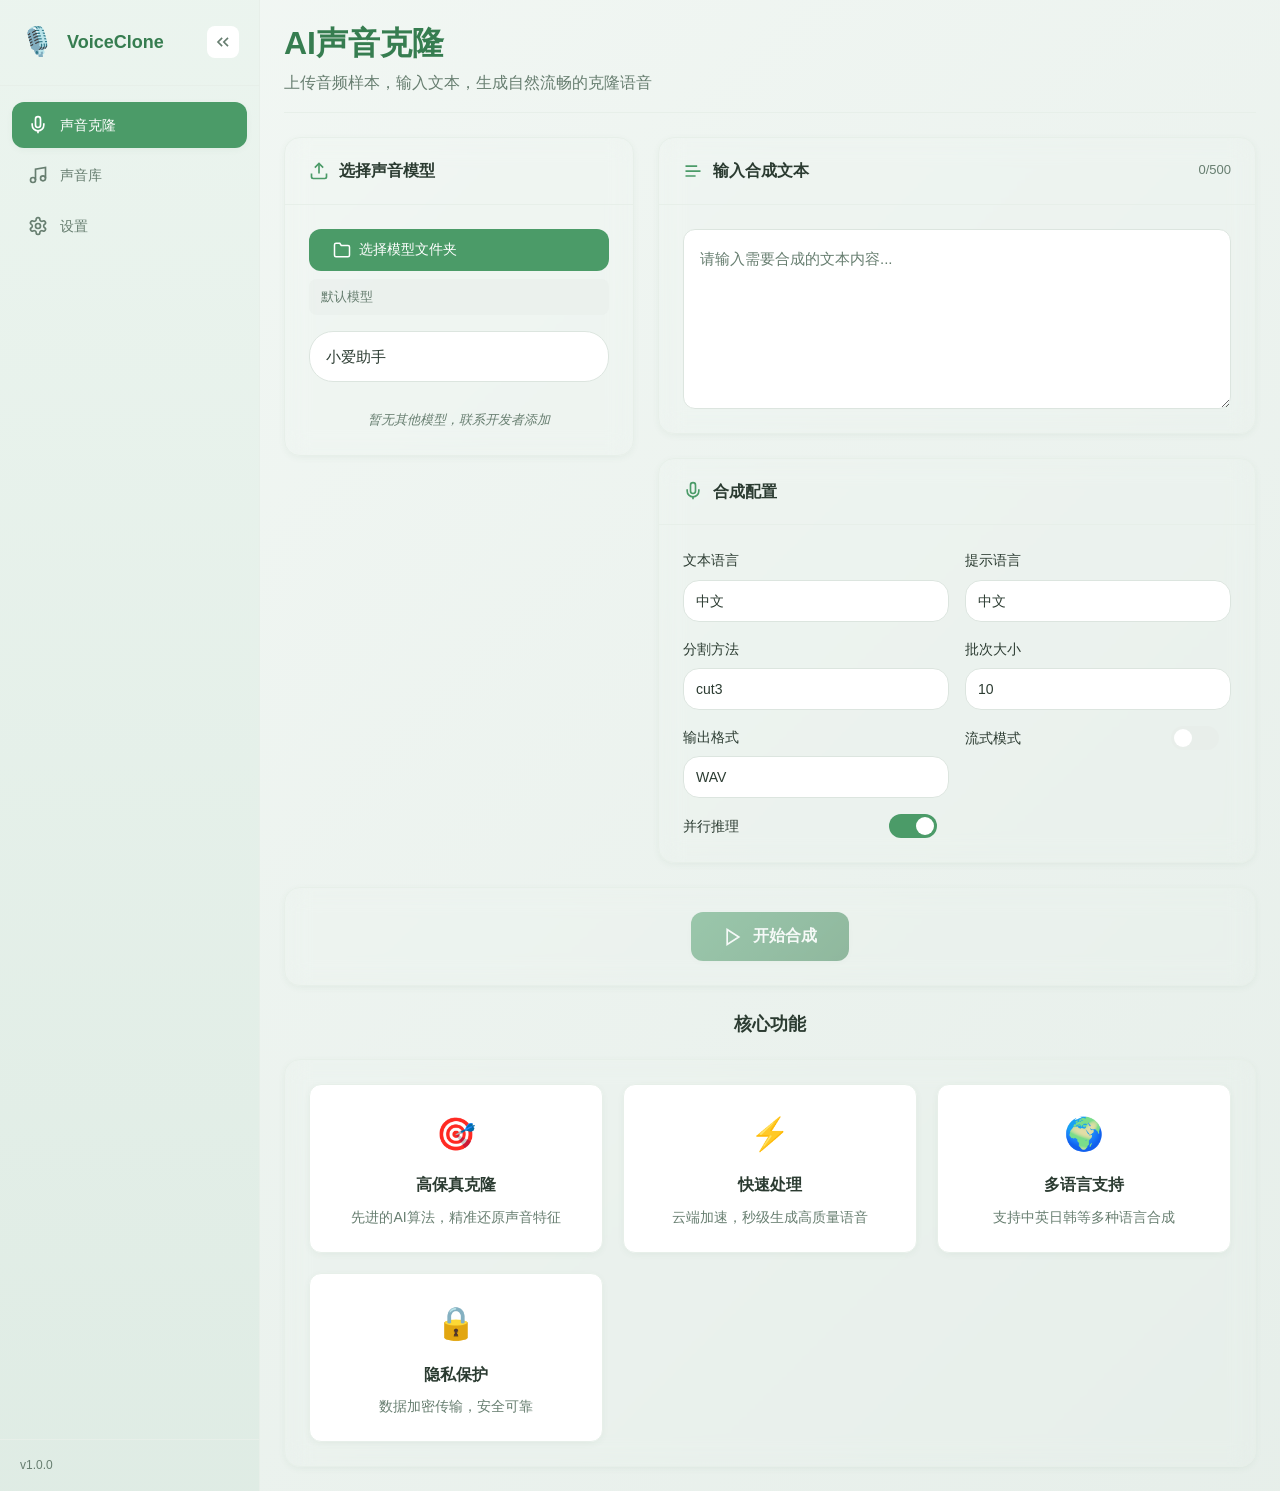
<file: capture-creators-main/index.html>
<!DOCTYPE html>
<html lang="zh-CN">
<head>
  <meta charset="UTF-8">
  <meta name="viewport" content="width=device-width, initial-scale=1.0">
  <title>AI声音克隆系统</title>
  <meta name="description" content="专业的AI声音克隆平台，支持上传音频样本并生成自然流畅的语音">
  <link rel="stylesheet" href="styles.css">
  <link rel="icon" href="data:image/svg+xml,<svg xmlns='http://www.w3.org/2000/svg' viewBox='0 0 100 100'><text y='.9em' font-size='90'>🎙️</text></svg>">
</head>
<body>
  <div class="app-container">
    <!-- 侧边栏 -->
    <aside class="sidebar" id="sidebar">
      <div class="sidebar-header">
        <div class="logo">
          <div class="logo-icon">🎙️</div>
          <span class="logo-text">VoiceClone</span>
        </div>
        <button class="toggle-btn" id="toggleSidebar" title="收起侧边栏">
          <svg width="20" height="20" viewBox="0 0 24 24" fill="none" stroke="currentColor" stroke-width="2">
            <path d="M11 17l-5-5 5-5M18 17l-5-5 5-5"/>
          </svg>
        </button>
      </div>
      
      <nav class="sidebar-nav">
        <a href="#" class="nav-item active" data-page="voice-clone">
          <svg width="20" height="20" viewBox="0 0 24 24" fill="none" stroke="currentColor" stroke-width="2">
            <path d="M12 2a3 3 0 0 0-3 3v7a3 3 0 0 0 6 0V5a3 3 0 0 0-3-3Z"/>
            <path d="M19 10v2a7 7 0 0 1-14 0v-2"/>
            <line x1="12" x2="12" y1="19" y2="22"/>
          </svg>
          <span class="nav-text">声音克隆</span>
        </a>
        <a href="#" class="nav-item" data-page="voice-library">
          <svg width="20" height="20" viewBox="0 0 24 24" fill="none" stroke="currentColor" stroke-width="2">
            <path d="M9 18V5l12-2v13"/>
            <circle cx="6" cy="18" r="3"/>
            <circle cx="18" cy="16" r="3"/>
          </svg>
          <span class="nav-text">声音库</span>
        </a>
        <a href="#" class="nav-item" data-page="settings">
          <svg width="20" height="20" viewBox="0 0 24 24" fill="none" stroke="currentColor" stroke-width="2">
            <path d="M12.22 2h-.44a2 2 0 0 0-2 2v.18a2 2 0 0 1-1 1.73l-.43.25a2 2 0 0 1-2 0l-.15-.08a2 2 0 0 0-2.73.73l-.22.38a2 2 0 0 0 .73 2.73l.15.1a2 2 0 0 1 1 1.72v.51a2 2 0 0 1-1 1.74l-.15.09a2 2 0 0 0-.73 2.73l.22.38a2 2 0 0 0 2.73.73l.15-.08a2 2 0 0 1 2 0l.43.25a2 2 0 0 1 1 1.73V20a2 2 0 0 0 2 2h.44a2 2 0 0 0 2-2v-.18a2 2 0 0 1 1-1.73l.43-.25a2 2 0 0 1 2 0l.15.08a2 2 0 0 0 2.73-.73l.22-.39a2 2 0 0 0-.73-2.73l-.15-.08a2 2 0 0 1-1-1.74v-.5a2 2 0 0 1 1-1.74l.15-.09a2 2 0 0 0 .73-2.73l-.22-.38a2 2 0 0 0-2.73-.73l-.15.08a2 2 0 0 1-2 0l-.43-.25a2 2 0 0 1-1-1.73V4a2 2 0 0 0-2-2z"/>
            <circle cx="12" cy="12" r="3"/>
          </svg>
          <span class="nav-text">设置</span>
        </a>
      </nav>
      
      <div class="sidebar-footer">
        <div class="version-info">
          <span class="nav-text">v1.0.0</span>
        </div>
      </div>
    </aside>

    <!-- 主内容区 -->
    <main class="main-content">
      <!-- 声音克隆页面 -->
      <div class="page active" id="page-voice-clone">
        <div class="page-header">
          <h1 class="page-title">AI声音克隆</h1>
          <p class="page-subtitle">上传音频样本，输入文本，生成自然流畅的克隆语音</p>
        </div>

        <div class="content-grid">
          <!-- 模型选择区 -->
          <div class="card">
            <div class="card-header">
              <h2 class="card-title">
                <svg width="20" height="20" viewBox="0 0 24 24" fill="none" stroke="currentColor" stroke-width="2">
                  <path d="M21 15v4a2 2 0 0 1-2 2H5a2 2 0 0 1-2-2v-4"/>
                  <polyline points="17 8 12 3 7 8"/>
                  <line x1="12" x2="12" y1="3" y2="15"/>
                </svg>
                选择声音模型
              </h2>
            </div>
            <div class="card-content">
              <div class="model-selector">
                <!-- 文件夹选择按钮 -->
                <div class="folder-selector">
                  <button id="selectFolderBtn" class="btn-secondary">
                    <svg width="18" height="18" viewBox="0 0 24 24" fill="none" stroke="currentColor" stroke-width="2">
                      <path d="M22 19a2 2 0 0 1-2 2H4a2 2 0 0 1-2-2V5a2 2 0 0 1 2-2h5l2 3h9a2 2 0 0 1 2 2z"/>
                    </svg>
                    选择模型文件夹
                  </button>
                  <input type="file" id="folderInput" webkitdirectory directory multiple hidden>
                  <p class="selected-folder" id="selectedFolder">默认模型</p>
                </div>
                
                <!-- 模型选择下拉框 -->
                <select id="modelSelect" class="model-select" disabled>
                  <option value="">请先选择模型文件夹</option>
                  <!-- 模型列表将通过JavaScript动态生成 -->
                </select>
                
                <!-- 模型提示信息 -->
                <p id="modelHint" class="model-hint hidden">暂无其他模型，联系开发者添加</p>
              </div>
            </div>
          </div>

          <!-- 文本输入区 -->
          <div class="card">
            <div class="card-header">
              <h2 class="card-title">
                <svg width="20" height="20" viewBox="0 0 24 24" fill="none" stroke="currentColor" stroke-width="2">
                  <path d="M17 6.1H3"/>
                  <path d="M21 12.1H3"/>
                  <path d="M15.1 18H3"/>
                </svg>
                输入合成文本
              </h2>
              <span class="char-count" id="charCount">0/500</span>
            </div>
            <div class="card-content">
              <textarea 
                class="text-input" 
                id="textInput" 
                placeholder="请输入需要合成的文本内容..."
                maxlength="500"
              ></textarea>
            </div>
          </div>

          <!-- 合成配置区 -->
          <div class="card">
            <div class="card-header">
              <h2 class="card-title">
                <svg width="20" height="20" viewBox="0 0 24 24" fill="none" stroke="currentColor" stroke-width="2">
                  <path d="M12 2a3 3 0 0 0-3 3v7a3 3 0 0 0 6 0V5a3 3 0 0 0-3-3Z"/>
                  <path d="M19 10v2a7 7 0 0 1-14 0v-2"/>
                  <line x1="12" x2="12" y1="19" y2="22"/>
                </svg>
                合成配置
              </h2>
            </div>
            <div class="card-content">
              <div class="config-grid">
                <!-- 文本语言 -->
                <div class="config-item">
                  <label for="textLang">文本语言</label>
                  <select id="textLang" class="model-select" onchange="handleConfigChange('text_lang', this.value)">
                    <option value="zh" selected>中文</option>
                    <option value="en">英文</option>
                  </select>
                </div>

                <!-- 提示文本语言 -->
                <div class="config-item">
                  <label for="promptLang">提示语言</label>
                  <select id="promptLang" class="model-select" onchange="handleConfigChange('prompt_lang', this.value)">
                    <option value="zh" selected>中文</option>
                    <option value="en">英文</option>
                  </select>
                </div>

                <!-- 文本分割方法 -->
                <div class="config-item">
                  <label for="textSplitMethod">分割方法</label>
                  <select id="textSplitMethod" class="model-select" onchange="handleConfigChange('text_split_method', this.value)">
                    <option value="cut0">cut0</option>
                    <option value="cut3" selected>cut3</option>
                  </select>
                </div>

                <!-- 批次大小 -->
                <div class="config-item">
                  <label for="batchSize">批次大小</label>
                  <input type="number" id="batchSize" min="1" max="20" value="10" class="model-select" onchange="handleConfigChange('batch_size', parseInt(this.value))">
                </div>

                <!-- 输出格式 -->
                <div class="config-item">
                  <label for="mediaType">输出格式</label>
                  <select id="mediaType" class="model-select" onchange="handleConfigChange('media_type', this.value)">
                    <option value="wav" selected>WAV</option>
                    <option value="mp3">MP3</option>
                  </select>
                </div>

                <!-- 流式模式 -->
                <div class="config-item toggle">
                  <label for="streamingMode">流式模式</label>
                  <label class="toggle-switch">
                    <input type="checkbox" id="streamingMode" onchange="handleConfigChange('streaming_mode', this.checked)">
                    <span class="toggle-slider"></span>
                  </label>
                </div>

                <!-- 并行推理 -->
                <div class="config-item toggle">
                  <label for="parallelInfer">并行推理</label>
                  <label class="toggle-switch">
                    <input type="checkbox" id="parallelInfer" checked onchange="handleConfigChange('parallel_infer', this.checked)">
                    <span class="toggle-slider"></span>
                  </label>
                </div>
              </div>
            </div>
          </div>
        </div>



        <!-- 开始合成按钮 -->
        <div class="action-section">
          <button class="btn-primary" id="startBtn" disabled>
            <svg width="20" height="20" viewBox="0 0 24 24" fill="none" stroke="currentColor" stroke-width="2">
              <polygon points="5 3 19 12 5 21 5 3"/>
            </svg>
            开始合成
          </button>
        </div>

        <!-- 进度区域 -->
        <div class="progress-section hidden" id="progressSection">
          <div class="card">
            <div class="card-content">
              <div class="progress-header">
                <span class="progress-step" id="progressStep">处理中...</span>
                <span class="progress-percent" id="progressPercent">0%</span>
              </div>
              <div class="progress-bar">
                <div class="progress-fill" id="progressFill"></div>
              </div>
            </div>
          </div>
        </div>

        <!-- 输出区域 -->
        <div class="output-section hidden" id="outputSection">
          <div class="card success">
            <div class="card-header">
              <h2 class="card-title">
                <svg width="20" height="20" viewBox="0 0 24 24" fill="none" stroke="currentColor" stroke-width="2">
                  <path d="M9 18V5l12-2v13"/>
                  <circle cx="6" cy="18" r="3"/>
                  <circle cx="18" cy="16" r="3"/>
                </svg>
                合成完成
              </h2>
            </div>
            <div class="card-content">
              <div class="audio-player">
                <audio id="outputAudio" controls></audio>
              </div>
              <div class="output-actions">
                <button class="btn-secondary" id="downloadBtn">
                  <svg width="18" height="18" viewBox="0 0 24 24" fill="none" stroke="currentColor" stroke-width="2">
                    <path d="M21 15v4a2 2 0 0 1-2 2H5a2 2 0 0 1-2-2v-4"/>
                    <polyline points="7 10 12 15 17 10"/>
                    <line x1="12" x2="12" y1="15" y2="3"/>
                  </svg>
                  下载音频
                </button>
                <button class="btn-outline" id="resetBtn">
                  <svg width="18" height="18" viewBox="0 0 24 24" fill="none" stroke="currentColor" stroke-width="2">
                    <path d="M3 12a9 9 0 1 0 9-9 9.75 9.75 0 0 0-6.74 2.74L3 8"/>
                    <path d="M3 3v5h5"/>
                  </svg>
                  重新开始
                </button>
              </div>
            </div>
          </div>
        </div>

        <!-- 功能特点 -->
        <div class="features-section">
          <h3 class="features-title">核心功能</h3>
          <div class="features-grid">
            <div class="feature-card">
              <div class="feature-icon">🎯</div>
              <h4>高保真克隆</h4>
              <p>先进的AI算法，精准还原声音特征</p>
            </div>
            <div class="feature-card">
              <div class="feature-icon">⚡</div>
              <h4>快速处理</h4>
              <p>云端加速，秒级生成高质量语音</p>
            </div>
            <div class="feature-card">
              <div class="feature-icon">🌍</div>
              <h4>多语言支持</h4>
              <p>支持中英日韩等多种语言合成</p>
            </div>
            <div class="feature-card">
              <div class="feature-icon">🔒</div>
              <h4>隐私保护</h4>
              <p>数据加密传输，安全可靠</p>
            </div>
          </div>
        </div>
      </div>

      <!-- 声音库页面 -->
      <div class="page" id="page-voice-library">
        <div class="page-header">
          <h1 class="page-title">声音库</h1>
          <p class="page-subtitle">管理和浏览您保存的声音模型</p>
        </div>

        <div class="content-grid">
          <!-- 音频上传区 -->
          <div class="card">
            <div class="card-header">
              <h2 class="card-title">
                <svg width="20" height="20" viewBox="0 0 24 24" fill="none" stroke="currentColor" stroke-width="2">
                  <path d="M21 15v4a2 2 0 0 1-2 2H5a2 2 0 0 1-2-2v-4"/>
                  <polyline points="17 8 12 3 7 8"/>
                  <line x1="12" x2="12" y1="3" y2="15"/>
                </svg>
                上传音频样本
              </h2>
            </div>
            <div class="card-content">
              <div class="upload-zone" id="uploadZone">
                <div class="upload-icon">
                  <svg width="48" height="48" viewBox="0 0 24 24" fill="none" stroke="currentColor" stroke-width="1.5">
                    <path d="M21 15v4a2 2 0 0 1-2 2H5a2 2 0 0 1-2-2v-4"/>
                    <polyline points="17 8 12 3 7 8"/>
                    <line x1="12" x2="12" y1="3" y2="15"/>
                  </svg>
                </div>
                <p class="upload-text">拖拽音频文件到此处，或点击上传</p>
                <p class="upload-hint">支持 MP3, WAV, M4A 格式，最大 10MB</p>
                <input type="file" id="audioInput" accept=".mp3,.wav,.m4a,audio/*" hidden>
              </div>
              
              <!-- 文件信息 -->
              <div class="file-info hidden" id="fileInfo">
                <div class="file-card">
                  <div class="file-icon">🎵</div>
                  <div class="file-details">
                    <p class="file-name" id="fileName">audio.mp3</p>
                    <p class="file-meta" id="fileMeta">0:00 · 0 KB</p>
                  </div>
                  <div class="file-actions">
                    <button class="btn-icon" id="playBtn" title="播放">
                      <svg width="20" height="20" viewBox="0 0 24 24" fill="currentColor">
                        <polygon points="5 3 19 12 5 21 5 3"/>
                      </svg>
                    </button>
                    <button class="btn-icon danger" id="removeBtn" title="删除">
                      <svg width="20" height="20" viewBox="0 0 24 24" fill="none" stroke="currentColor" stroke-width="2">
                        <line x1="18" x2="6" y1="6" y2="18"/>
                        <line x1="6" x2="18" y1="6" y2="18"/>
                      </svg>
                    </button>
                  </div>
                </div>
                <!-- 音频预览进度条 -->
                <div class="audio-preview-progress" style="margin-top: 16px;">
                  <div class="progress-time">
                    <span id="currentTime">0:00</span>
                    <span id="duration">0:00</span>
                  </div>
                  <div class="progress-bar" id="previewProgressBar">
                    <div class="progress-fill" id="previewProgressFill"></div>
                  </div>
                </div>
                <audio id="audioPreview" hidden></audio>
              </div>
            </div>
          </div>
        </div>

        <!-- 模型训练按钮 -->
        <div class="action-section">
          <button class="btn-primary" id="trainBtn">
            <svg width="20" height="20" viewBox="0 0 24 24" fill="none" stroke="currentColor" stroke-width="2">
              <polygon points="5 3 19 12 5 21 5 3"/>
            </svg>
            模型训练
          </button>
        </div>
      </div>

      <!-- 设置页面 -->
      <div class="page" id="page-settings">
        <div class="page-header">
          <h1 class="page-title">设置</h1>
          <p class="page-subtitle">自定义您的使用偏好</p>
        </div>
        <div class="coming-soon">
          <div class="coming-soon-icon">⚙️</div>
          <h2>即将推出</h2>
          <p>设置功能正在开发中，敬请期待...</p>
        </div>
      </div>
    </main>
  </div>

  <script src="app.js"></script>
</body>
</html>
</file>
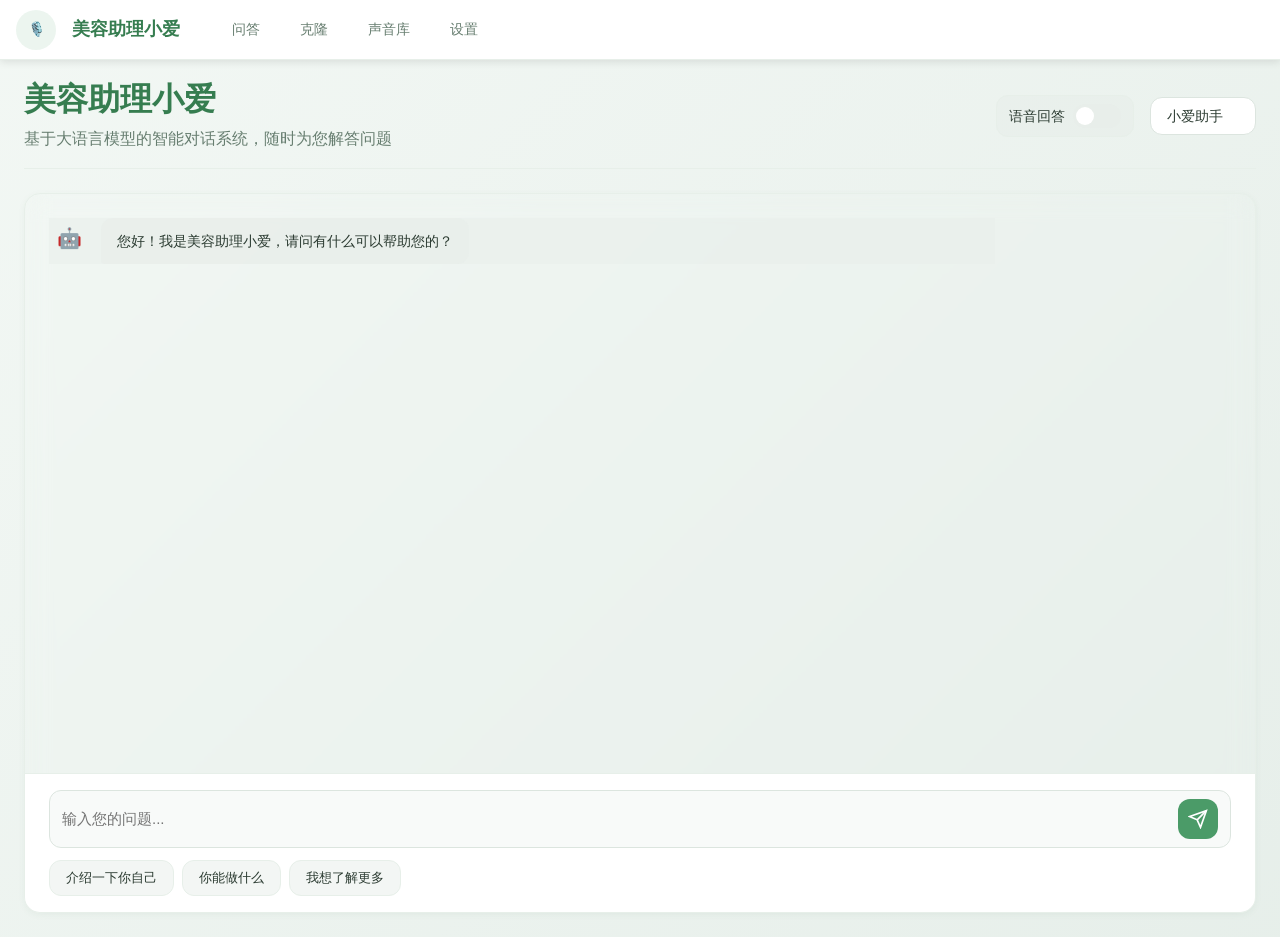
<file: vir/index.html>
<!DOCTYPE html>
<html lang="zh-CN">
<head>
  <meta charset="UTF-8">
  <meta name="viewport" content="width=device-width, initial-scale=1.0">
  <title>AI声音克隆系统</title>
  <meta name="description" content="专业的AI声音克隆平台，支持上传音频样本并生成自然流畅的语音">
  <link rel="stylesheet" href="styles.css">
  <link rel="icon" href="data:image/svg+xml,<svg xmlns='http://www.w3.org/2000/svg' viewBox='0 0 100 100'><text y='.9em' font-size='90'>🎙️</text></svg>">
</head>
<body>
  <div class="app-container">
    <!-- 顶部导航栏 - PC和移动端通用 -->
  <header class="mobile-header">
    <div class="mobile-header-left">
      <div class="logo-mini">
        <div class="logo-icon">🎙️</div>
      </div>
      <h1 class="mobile-page-title">美容助理小爱</h1>
      <!-- 页面导航菜单 -->
      <nav class="top-nav">
        <button class="nav-btn" data-page="ai-chat" class="active">问答</button>
        <button class="nav-btn" data-page="voice-clone">克隆</button>
        <button class="nav-btn" data-page="voice-library">声音库</button>
        <button class="nav-btn" data-page="settings">设置</button>
      </nav>
    </div>
  </header>

    <!-- 主内容区 -->
    <main class="main-content">
      <!-- 声音克隆页面 -->
      <div class="page" id="page-voice-clone">
        <div class="page-header">
        <div style="display: flex; justify-content: space-between; align-items: center;">
          <div>
            <h1 class="page-title">AI声音克隆</h1>
            <p class="page-subtitle">上传音频样本，输入文本，生成自然流畅的克隆语音</p>
          </div>
          <!-- 模型选择区 - 右上角 -->
          <div class="voice-clone-model-selector">
            <select id="voiceModelSelect" class="model-select">
              <option value="xiaoyou">小勇模型</option>
              <option value="xiaoxu">小徐模型</option>
              <option value="xiaoai" selected>小爱助手</option>
            </select>
          </div>
        </div>
      </div>

      <div class="content-grid">

          <!-- 文本输入区 -->
          <div class="card">
            <div class="card-header">
              <h2 class="card-title">
                <svg width="20" height="20" viewBox="0 0 24 24" fill="none" stroke="currentColor" stroke-width="2">
                  <path d="M17 6.1H3"/>
                  <path d="M21 12.1H3"/>
                  <path d="M15.1 18H3"/>
                </svg>
                输入合成文本
              </h2>
              <span class="char-count" id="charCount">0/500</span>
            </div>
            <div class="card-content">
              <textarea 
                class="text-input" 
                id="textInput" 
                placeholder="请输入需要合成的文本内容..."
                maxlength="500"
              ></textarea>
            </div>
          </div>

          <!-- 合成配置区 -->
          <div class="card">
            <div class="card-header">
              <h2 class="card-title">
                <svg width="20" height="20" viewBox="0 0 24 24" fill="none" stroke="currentColor" stroke-width="2">
                  <path d="M12 2a3 3 0 0 0-3 3v7a3 3 0 0 0 6 0V5a3 3 0 0 0-3-3Z"/>
                  <path d="M19 10v2a7 7 0 0 1-14 0v-2"/>
                  <line x1="12" x2="12" y1="19" y2="22"/>
                </svg>
                合成配置
              </h2>
            </div>
            <div class="card-content">
              <div class="config-grid">
                <!-- 文本语言 -->
                <div class="config-item">
                  <label for="textLang">文本语言</label>
                  <select id="textLang" class="model-select" onchange="handleConfigChange('text_lang', this.value)">
                    <option value="zh" selected>中文</option>
                    <option value="en">英文</option>
                  </select>
                </div>

                <!-- 提示文本语言 -->
                <div class="config-item">
                  <label for="promptLang">提示语言</label>
                  <select id="promptLang" class="model-select" onchange="handleConfigChange('prompt_lang', this.value)">
                    <option value="zh" selected>中文</option>
                    <option value="en">英文</option>
                  </select>
                </div>

                <!-- 文本分割方法 -->
                <div class="config-item">
                  <label for="textSplitMethod">分割方法</label>
                  <select id="textSplitMethod" class="model-select" onchange="handleConfigChange('text_split_method', this.value)">
                    <option value="cut0">cut0</option>
                    <option value="cut3" selected>cut3</option>
                  </select>
                </div>

                <!-- 批次大小 -->
                <div class="config-item">
                  <label for="batchSize">批次大小</label>
                  <input type="number" id="batchSize" min="1" max="20" value="10" class="model-select" onchange="handleConfigChange('batch_size', parseInt(this.value))">
                </div>

                <!-- 输出格式 -->
                <div class="config-item">
                  <label for="mediaType">输出格式</label>
                  <select id="mediaType" class="model-select" onchange="handleConfigChange('media_type', this.value)">
                    <option value="wav" selected>WAV</option>
                    <option value="mp3">MP3</option>
                  </select>
                </div>

                <!-- 流式模式 -->
                <div class="config-item toggle">
                  <label for="streamingMode">流式模式</label>
                  <label class="toggle-switch">
                    <input type="checkbox" id="streamingMode" onchange="handleConfigChange('streaming_mode', this.checked)">
                    <span class="toggle-slider"></span>
                  </label>
                </div>

                <!-- 并行推理 -->
                <div class="config-item toggle">
                  <label for="parallelInfer">并行推理</label>
                  <label class="toggle-switch">
                    <input type="checkbox" id="parallelInfer" checked onchange="handleConfigChange('parallel_infer', this.checked)">
                    <span class="toggle-slider"></span>
                  </label>
                </div>
              </div>
            </div>
          </div>
        </div>



        <!-- 开始合成按钮 -->
        <div class="action-section">
          <button class="btn-primary" id="startBtn" disabled>
            <svg width="20" height="20" viewBox="0 0 24 24" fill="none" stroke="currentColor" stroke-width="2">
              <polygon points="5 3 19 12 5 21 5 3"/>
            </svg>
            开始合成
          </button>
        </div>

        <!-- 进度区域 -->
        <div class="progress-section hidden" id="progressSection">
          <div class="card">
            <div class="card-content">
              <div class="progress-header">
                <span class="progress-step" id="progressStep">处理中...</span>
                <span class="progress-percent" id="progressPercent">0%</span>
              </div>
              <div class="progress-bar">
                <div class="progress-fill" id="progressFill"></div>
              </div>
            </div>
          </div>
        </div>

        <!-- 输出区域 -->
        <div class="output-section hidden" id="outputSection">
          <div class="card success">
            <div class="card-header">
              <h2 class="card-title">
                <svg width="20" height="20" viewBox="0 0 24 24" fill="none" stroke="currentColor" stroke-width="2">
                  <path d="M9 18V5l12-2v13"/>
                  <circle cx="6" cy="18" r="3"/>
                  <circle cx="18" cy="16" r="3"/>
                </svg>
                合成完成
              </h2>
            </div>
            <div class="card-content">
              <div class="audio-player">
                <audio id="outputAudio" controls></audio>
              </div>
              <div class="output-actions">
                <button class="btn-secondary" id="downloadBtn">
                  <svg width="18" height="18" viewBox="0 0 24 24" fill="none" stroke="currentColor" stroke-width="2">
                    <path d="M21 15v4a2 2 0 0 1-2 2H5a2 2 0 0 1-2-2v-4"/>
                    <polyline points="7 10 12 15 17 10"/>
                    <line x1="12" x2="12" y1="15" y2="3"/>
                  </svg>
                  下载音频
                </button>
                <button class="btn-outline" id="resetBtn">
                  <svg width="18" height="18" viewBox="0 0 24 24" fill="none" stroke="currentColor" stroke-width="2">
                    <path d="M3 12a9 9 0 1 0 9-9 9.75 9.75 0 0 0-6.74 2.74L3 8"/>
                    <path d="M3 3v5h5"/>
                  </svg>
                  重新开始
                </button>
              </div>
            </div>
          </div>
        </div>

        <!-- 功能特点 -->
        <div class="features-section">
          <h3 class="features-title">核心功能</h3>
          <div class="features-grid">
            <div class="feature-card">
              <div class="feature-icon">🎯</div>
              <h4>高保真克隆</h4>
              <p>先进的AI算法，精准还原声音特征</p>
            </div>
            <div class="feature-card">
              <div class="feature-icon">⚡</div>
              <h4>快速处理</h4>
              <p>云端加速，秒级生成高质量语音</p>
            </div>
            <div class="feature-card">
              <div class="feature-icon">🌍</div>
              <h4>多语言支持</h4>
              <p>支持中英日韩等多种语言合成</p>
            </div>
            <div class="feature-card">
              <div class="feature-icon">🔒</div>
              <h4>隐私保护</h4>
              <p>数据加密传输，安全可靠</p>
            </div>
          </div>
        </div>
      </div>

      <!-- 声音库页面 -->
      <div class="page" id="page-voice-library">
        <div class="page-header">
          <h1 class="page-title">声音库</h1>
          <p class="page-subtitle">管理和浏览您保存的声音模型</p>
        </div>

        <div class="content-grid">
          <!-- 音频上传区 -->
          <div class="card">
            <div class="card-header">
              <h2 class="card-title">
                <svg width="20" height="20" viewBox="0 0 24 24" fill="none" stroke="currentColor" stroke-width="2">
                  <path d="M21 15v4a2 2 0 0 1-2 2H5a2 2 0 0 1-2-2v-4"/>
                  <polyline points="17 8 12 3 7 8"/>
                  <line x1="12" x2="12" y1="3" y2="15"/>
                </svg>
                上传音频样本
              </h2>
            </div>
            <div class="card-content">
              <div class="upload-zone" id="uploadZone">
                <div class="upload-icon">
                  <svg width="48" height="48" viewBox="0 0 24 24" fill="none" stroke="currentColor" stroke-width="1.5">
                    <path d="M21 15v4a2 2 0 0 1-2 2H5a2 2 0 0 1-2-2v-4"/>
                    <polyline points="17 8 12 3 7 8"/>
                    <line x1="12" x2="12" y1="3" y2="15"/>
                  </svg>
                </div>
                <p class="upload-text">拖拽音频文件到此处，或点击上传</p>
                <p class="upload-hint">支持 MP3, WAV, M4A 格式，最大 10MB</p>
                <input type="file" id="audioInput" accept=".mp3,.wav,.m4a,audio/*" hidden>
              </div>
              
              <!-- 文件信息 -->
              <div class="file-info hidden" id="fileInfo">
                <div class="file-card">
                  <div class="file-icon">🎵</div>
                  <div class="file-details">
                    <p class="file-name" id="fileName">audio.mp3</p>
                    <p class="file-meta" id="fileMeta">0:00 · 0 KB</p>
                  </div>
                  <div class="file-actions">
                    <button class="btn-icon" id="playBtn" title="播放">
                      <svg width="20" height="20" viewBox="0 0 24 24" fill="currentColor">
                        <polygon points="5 3 19 12 5 21 5 3"/>
                      </svg>
                    </button>
                    <button class="btn-icon danger" id="removeBtn" title="删除">
                      <svg width="20" height="20" viewBox="0 0 24 24" fill="none" stroke="currentColor" stroke-width="2">
                        <line x1="18" x2="6" y1="6" y2="18"/>
                        <line x1="6" x2="18" y1="6" y2="18"/>
                      </svg>
                    </button>
                  </div>
                </div>
                <!-- 音频预览进度条 -->
                <div class="audio-preview-progress" style="margin-top: 16px;">
                  <div class="progress-time">
                    <span id="currentTime">0:00</span>
                    <span id="duration">0:00</span>
                  </div>
                  <div class="progress-bar" id="previewProgressBar">
                    <div class="progress-fill" id="previewProgressFill"></div>
                  </div>
                </div>
                <audio id="audioPreview" hidden></audio>
              </div>
            </div>
          </div>
        </div>

        <!-- 模型训练按钮 -->
        <div class="action-section">
          <button class="btn-primary" id="trainBtn">
            <svg width="20" height="20" viewBox="0 0 24 24" fill="none" stroke="currentColor" stroke-width="2">
              <polygon points="5 3 19 12 5 21 5 3"/>
            </svg>
            模型训练
          </button>
        </div>
      </div>

      <!-- AI问答页面 -->
      <div class="page active" id="page-ai-chat">
        <div class="page-header">
        <div style="display: flex; justify-content: space-between; align-items: center;">
          <div>
            <h1 class="page-title">美容助理小爱</h1>
            <p class="page-subtitle">基于大语言模型的智能对话系统，随时为您解答问题</p>
          </div>
          <!-- 功能控制区 - 右上角 -->
          <div style="display: flex; align-items: center; gap: 16px;">
            <!-- 语音回答开关 -->
            <div class="toggle-container">
              <label for="voiceAnswerToggle" class="toggle-label">语音回答</label>
              <label class="toggle-switch">
                <input type="checkbox" id="voiceAnswerToggle" class="toggle-input">
                <span class="toggle-slider"></span>
              </label>
            </div>
            <!-- 模型选择区 -->
            <div class="chat-model-selector">
              <select id="chatModelSelect" class="model-select">
                <option value="xiaoyou">小勇模型</option>
                <option value="xiaoxu">小徐模型</option>
                <option value="xiaoai" selected>小爱助手</option>
              </select>
            </div>
          </div>
        </div>
      </div>

      <div class="chat-container">
        <!-- 聊天消息区域 -->
        <div class="chat-messages" id="chatMessages">
          <div class="message message-ai">
            <div class="message-avatar">🤖</div>
            <div class="message-content">
              <p>您好！我是美容助理小爱，请问有什么可以帮助您的？</p>
            </div>
          </div>
        </div>

        <!-- 聊天输入区域 -->
        <div class="chat-input-area">
            
            <div class="chat-input-wrapper">
              <textarea 
                class="chat-input" 
                id="chatInput" 
                placeholder="输入您的问题..."
                rows="1"
              ></textarea>
              <button class="chat-send-btn" id="chatSendBtn">
                <svg width="20" height="20" viewBox="0 0 24 24" fill="none" stroke="currentColor" stroke-width="2">
                  <line x1="22" y1="2" x2="11" y2="13"/>
                  <polygon points="22 2 15 22 11 13 2 9 22 2"/>
                </svg>
              </button>
            </div>
            <div class="chat-options">
              <button class="chat-option-btn" data-question="介绍一下你自己">介绍一下你自己</button>
              <button class="chat-option-btn" data-question="你能做什么">你能做什么</button>
              <button class="chat-option-btn" data-question="我想了解更多">我想了解更多</button>
            </div>
          </div>
        </div>
      </div>

      <!-- 设置页面 -->
      <div class="page" id="page-settings">
        <div class="page-header">
          <h1 class="page-title">设置</h1>
          <p class="page-subtitle">自定义您的使用偏好</p>
        </div>
        <div class="coming-soon">
          <div class="coming-soon-icon">⚙️</div>
          <h2>即将推出</h2>
          <p>设置功能正在开发中，敬请期待...</p>
        </div>
      </div>
    </main>
  </div>

  <script src="app.js"></script>
</body>
</html>
</file>
<file: capture-creators-main/styles.css>
/* ===== CSS变量定义 ===== */
:root {
  /* 主色调 - 鼠尾草绿 */
  --primary: 142 35% 45%; /* 主色 */
  --primary-light: 142 30% 55%; /* 主色-浅 */
  --primary-dark: 142 40% 35%; /* 主色-深 */
  --primary-foreground: 0 0% 100%; /* 主色文本 */
  
  /* 背景色 */
  --background: 140 20% 97%; /* 背景色 */
  --background-start: 140 25% 96%; /* 背景渐变-开始 */
  --background-end: 145 20% 92%; /* 背景渐变-结束 */
  
  /* 卡片色 */
  --card: 0 0% 100%; /* 卡片背景 */
  --card-foreground: 142 15% 20%; /* 卡片文本 */
  
  /* 次要色 */
  --muted: 140 15% 92%; /* 次要背景 */
  --muted-foreground: 142 10% 45%; /* 次要文本 */
  
  /* 边框色 */
  --border: 140 15% 88%; /* 边框色 */
  --border-light: 140 20% 92%; /* 边框色-浅 */
  
  /* 侧边栏 */
  --sidebar-bg-start: 142 30% 94%; /* 侧边栏渐变-开始 */
  --sidebar-bg-end: 145 25% 90%; /* 侧边栏渐变-结束 */
  
  /* 成功色 */
  --success: 142 70% 45%; /* 成功色 */
  --success-light: 142 60% 95%; /* 成功色-浅 */
  
  /* 危险色 */
  --danger: 0 70% 55%; /* 危险色 */
  
  /* 阴影 */
  --shadow-soft: 0 2px 8px -2px hsla(142, 30%, 30%, 0.08); /* 柔和阴影 */
  --shadow-elevated: 0 8px 24px -4px hsla(142, 30%, 30%, 0.12); /* 增强阴影 */
  
  /* 过渡动画时长 */
  --transition-fast: 150ms ease; /* 快速过渡 */
  --transition-normal: 250ms ease; /* 正常过渡 */
  --transition-slow: 350ms ease; /* 慢速过渡 */
  
  /* 圆角 */
  --radius-sm: 8px; /* 小圆角 */
  --radius-md: 12px; /* 中等圆角 */
  --radius-lg: 16px; /* 大圆角 */
  --radius-xl: 24px; /* 超大圆角 */
  
  /* 侧边栏宽度 */
  --sidebar-width: 260px; /* 侧边栏展开宽度 */
  --sidebar-collapsed: 72px; /* 侧边栏折叠宽度 */
}

/* ===== 重置样式 & 基础样式 ===== */
*, *::before, *::after {
  box-sizing: border-box;
  margin: 0;
  padding: 0;
}

body {
  font-family: -apple-system, BlinkMacSystemFont, "Segoe UI", Roboto, "Helvetica Neue", Arial, "Noto Sans SC", sans-serif;
  font-size: 14px;
  line-height: 1.6;
  color: hsl(var(--card-foreground));
  background: linear-gradient(135deg, hsl(var(--background-start)), hsl(var(--background-end)));
  min-height: 100vh;
  -webkit-font-smoothing: antialiased;
}

/* ===== App Container ===== */
.app-container {
  display: flex;
  min-height: 100vh;
}

/* ===== Sidebar ===== */
.sidebar {
  width: var(--sidebar-width);
  background: linear-gradient(180deg, hsl(var(--sidebar-bg-start)), hsl(var(--sidebar-bg-end)));
  border-right: 1px solid hsl(var(--border-light));
  display: flex;
  flex-direction: column;
  transition: width var(--transition-normal);
  position: relative;
  flex-shrink: 0;
  z-index: 100;
}

.sidebar.collapsed {
  width: var(--sidebar-collapsed);
}

.sidebar-header {
  padding: 20px;
  display: flex;
  align-items: center;
  justify-content: space-between;
  border-bottom: 1px solid hsl(var(--border-light));
}

.logo {
  display: flex;
  align-items: center;
  gap: 12px;
}

.logo-icon {
  font-size: 28px;
  flex-shrink: 0;
}

.logo-text {
  font-size: 18px;
  font-weight: 600;
  color: hsl(var(--primary-dark));
  white-space: nowrap;
  transition: opacity var(--transition-fast);
}

.sidebar.collapsed .logo-text,
.sidebar.collapsed .nav-text {
  opacity: 0;
  width: 0;
  overflow: hidden;
}

.toggle-btn {
  width: 32px;
  height: 32px;
  border: none;
  background: hsl(var(--card));
  border-radius: var(--radius-sm);
  cursor: pointer;
  display: flex;
  align-items: center;
  justify-content: center;
  color: hsl(var(--muted-foreground));
  transition: all var(--transition-fast);
  flex-shrink: 0;
}

.toggle-btn:hover {
  background: hsl(var(--primary));
  color: hsl(var(--primary-foreground));
}

.sidebar.collapsed .toggle-btn svg {
  transform: rotate(180deg);
}

.sidebar-nav {
  flex: 1;
  padding: 16px 12px;
  display: flex;
  flex-direction: column;
  gap: 4px;
}

.nav-item {
  display: flex;
  align-items: center;
  gap: 12px;
  padding: 12px 16px;
  border-radius: var(--radius-md);
  color: hsl(var(--muted-foreground));
  text-decoration: none;
  transition: all var(--transition-fast);
  white-space: nowrap;
}

.nav-item:hover {
  background: hsl(var(--card));
  color: hsl(var(--primary));
}

.nav-item.active {
  background: hsl(var(--primary));
  color: hsl(var(--primary-foreground));
  box-shadow: var(--shadow-soft);
}

.nav-item svg {
  flex-shrink: 0;
}

.nav-text {
  transition: opacity var(--transition-fast);
}

.sidebar-footer {
  padding: 16px 20px;
  border-top: 1px solid hsl(var(--border-light));
}

.version-info {
  font-size: 12px;
  color: hsl(var(--muted-foreground));
}

/* ===== Main Content ===== */
.main-content {
  flex: 1;
  padding: 24px;
  transition: all var(--transition-normal);
  max-width: 1400px;
  width: 100%;
  margin: 0 auto;
  display: flex;
  flex-direction: column;
  gap: 24px;
}

/* 行动区域样式优化 */
.action-section {
  display: flex;
  justify-content: center;
  padding: 24px;
  background: hsla(var(--card), 0.7);
  backdrop-filter: blur(12px);
  border: 1px solid hsl(var(--border-light));
  border-radius: var(--radius-lg);
  box-shadow: var(--shadow-soft);
  margin: 0;
}

/* 进度区域和输出区域的布局优化 */
.progress-section,
.output-section {
  animation: fadeIn 0.3s ease;
  margin: 0;
}

/* 响应式调整 */
@media (max-width: 480px) {
  .main-content {
    padding: 16px;
    gap: 16px;
  }
  
  .action-section {
    padding: 16px;
  }
  
  .content-grid {
    grid-template-columns: 1fr;
  }
  
  /* 重置网格布局，所有卡片单列显示 */
  .content-grid > .card {
    grid-column: 1 !important;
    grid-row: auto !important;
  }
}

/* ===== Pages ===== */
.page {
  display: none;
  animation: fadeIn 0.3s ease;
}

.page.active {
  display: block;
}

@keyframes fadeIn {
  from {
    opacity: 0;
    transform: translateY(10px);
  }
  to {
    opacity: 1;
    transform: translateY(0);
  }
}

.page-header {
  margin: 0 0 24px 0;
  padding-bottom: 16px;
  border-bottom: 1px solid hsl(var(--border-light));
}

.page-title {
  font-size: 32px;
  font-weight: 700;
  color: hsl(var(--primary-dark));
  margin-bottom: 8px;
  line-height: 1.2;
}

.page-subtitle {
  color: hsl(var(--muted-foreground));
  font-size: 16px;
  margin: 0;
}

/* ===== Cards ===== */
.card {
  background: hsla(var(--card), 0.85);
  backdrop-filter: blur(12px);
  border: 1px solid hsl(var(--border-light));
  border-radius: var(--radius-lg);
  box-shadow: var(--shadow-soft);
  overflow: hidden;
  transition: all var(--transition-normal);
  display: flex;
  flex-direction: column;
}

.card:hover {
  box-shadow: var(--shadow-elevated);
}

/* 确保卡片内容自适应高度 */
.card-content {
  flex: 1;
  padding: 24px;
  display: flex;
  flex-direction: column;
}

/* 文本输入区域自适应高度 */
.text-input {
  min-height: 120px;
  max-height: 300px;
  resize: vertical;
  flex: 1;
}

/* 配置区域的配置网格优化 */
.config-grid {
  display: grid;
  grid-template-columns: repeat(auto-fit, minmax(160px, 1fr));
  gap: 16px;
  flex: 1;
  align-items: flex-start;
}

/* 响应式调整 */
@media (max-width: 768px) {
  .content-grid {
    grid-template-columns: 1fr;
    gap: 16px;
  }
  
  .config-grid {
    grid-template-columns: repeat(auto-fit, minmax(140px, 1fr));
    gap: 12px;
  }
  
  .card-header {
    padding: 16px 20px;
  }
  
  .card-content {
    padding: 20px;
  }
  
  .text-input {
    min-height: 100px;
  }
}

.card.success {
  border-color: hsl(var(--success) / 0.3);
  background: linear-gradient(135deg, hsl(var(--success-light)), hsl(var(--card)));
}

.card-header {
  padding: 20px 24px;
  border-bottom: 1px solid hsl(var(--border-light));
  display: flex;
  align-items: center;
  justify-content: space-between;
}

.card-title {
  font-size: 16px;
  font-weight: 600;
  color: hsl(var(--card-foreground));
  display: flex;
  align-items: center;
  gap: 10px;
}

.card-title svg {
  color: hsl(var(--primary));
}

.card-content {
  padding: 24px;
}

/* ===== Content Grid ===== */
.content-grid {
  display: grid;
  grid-template-columns: 1fr;
  gap: 24px;
  margin-bottom: 24px;
  align-items: start;
}

/* 中等屏幕以上布局优化 */
@media (min-width: 768px) {
  .content-grid {
    grid-template-columns: 320px 1fr;
    grid-template-rows: auto auto;
  }
  
  /* 模型选择区 */
  .content-grid > .card:nth-child(1) {
    grid-column: 1 / 2;
    grid-row: 1 / 3;
  }
  
  /* 文本输入区 */
  .content-grid > .card:nth-child(2) {
    grid-column: 2 / -1;
    grid-row: 1 / 2;
  }
  
  /* 合成配置区 */
  .content-grid > .card:nth-child(3) {
    grid-column: 2 / -1;
    grid-row: 2 / 3;
  }
}

/* 大屏优化 */
@media (min-width: 1200px) {
  .content-grid {
    grid-template-columns: 350px 1fr;
  }
  
  /* 配置网格在大屏上显示更多列 */
  .config-grid {
    grid-template-columns: repeat(auto-fit, minmax(220px, 1fr));
  }
}

/* ===== Upload Zone ===== */
.upload-zone {
  border: 2px dashed hsl(var(--border));
  border-radius: var(--radius-md);
  padding: 48px 24px;
  text-align: center;
  cursor: pointer;
  transition: all var(--transition-normal);
  background: hsl(var(--muted) / 0.3);
}

.upload-zone:hover,
.upload-zone.dragover {
  border-color: hsl(var(--primary));
  background: hsl(var(--primary) / 0.05);
}

.upload-zone.dragover {
  transform: scale(1.01);
}

.upload-icon {
  margin-bottom: 16px;
  color: hsl(var(--primary));
}

.upload-text {
  font-size: 15px;
  color: hsl(var(--card-foreground));
  margin-bottom: 8px;
}

.upload-hint {
  font-size: 13px;
  color: hsl(var(--muted-foreground));
}

/* ===== File Info ===== */
.file-info {
  margin-top: 16px;
}

.file-info.hidden {
  display: none;
}

.file-card {
  display: flex;
  align-items: center;
  gap: 16px;
  padding: 16px;
  background: hsl(var(--muted) / 0.5);
  border-radius: var(--radius-md);
  border: 1px solid hsl(var(--border-light));
}

.file-icon {
  font-size: 32px;
}

.file-details {
  flex: 1;
  min-width: 0;
}

.file-name {
  font-weight: 500;
  color: hsl(var(--card-foreground));
  white-space: nowrap;
  overflow: hidden;
  text-overflow: ellipsis;
}

.file-meta {
  font-size: 13px;
  color: hsl(var(--muted-foreground));
  margin-top: 2px;
}

/* ===== Audio Preview Progress ===== */
.audio-preview-progress {
  margin-top: 16px;
}

.progress-time {
  display: flex;
  justify-content: space-between;
  font-size: 13px;
  color: hsl(var(--muted-foreground));
  margin-bottom: 8px;
}

.progress-bar {
  height: 8px;
  background: hsl(var(--muted));
  border-radius: 4px;
  overflow: hidden;
  cursor: pointer;
}

.progress-fill {
  height: 100%;
  width: 0%;
  background: linear-gradient(90deg, hsl(var(--primary-light)), hsl(var(--primary)));
  border-radius: 4px;
  transition: width 0.3s ease;
}

.file-actions {
  display: flex;
  gap: 8px;
}

.btn-icon {
  width: 36px;
  height: 36px;
  border: none;
  background: hsl(var(--card));
  border-radius: var(--radius-sm);
  cursor: pointer;
  display: flex;
  align-items: center;
  justify-content: center;
  color: hsl(var(--primary));
  transition: all var(--transition-fast);
}

.btn-icon:hover {
  background: hsl(var(--primary));
  color: hsl(var(--primary-foreground));
}

.btn-icon.danger {
  color: hsl(var(--danger));
}

.btn-icon.danger:hover {
  background: hsl(var(--danger));
  color: white;
}

/* ===== Text Input ===== */
.text-input {
  width: 100%;
  min-height: 180px;
  padding: 16px;
  border: 1px solid hsl(var(--border));
  border-radius: var(--radius-md);
  font-size: 15px;
  line-height: 1.7;
  resize: vertical;
  transition: all var(--transition-fast);
  background: hsl(var(--card));
  color: hsl(var(--card-foreground));
  font-family: inherit;
}

.text-input:focus {
  outline: none;
  border-color: hsl(var(--primary));
  box-shadow: 0 0 0 3px hsl(var(--primary) / 0.1);
}

.text-input::placeholder {
  color: hsl(var(--muted-foreground));
}

.char-count {
  font-size: 13px;
  color: hsl(var(--muted-foreground));
}

/* ===== Buttons ===== */
.action-section {
  display: flex;
  justify-content: center;
  margin-bottom: 24px;
}

.btn-primary {
  display: inline-flex;
  align-items: center;
  gap: 10px;
  padding: 14px 32px;
  background: linear-gradient(135deg, hsl(var(--primary)), hsl(var(--primary-dark)));
  color: hsl(var(--primary-foreground));
  border: none;
  border-radius: var(--radius-md);
  font-size: 16px;
  font-weight: 600;
  cursor: pointer;
  transition: all var(--transition-normal);
  box-shadow: var(--shadow-soft);
}

.btn-primary:hover:not(:disabled) {
  transform: translateY(-2px);
  box-shadow: var(--shadow-elevated);
}

.btn-primary:disabled {
  opacity: 0.5;
  cursor: not-allowed;
}

.btn-secondary {
  display: inline-flex;
  align-items: center;
  gap: 8px;
  padding: 12px 24px;
  background: hsl(var(--primary));
  color: hsl(var(--primary-foreground));
  border: none;
  border-radius: var(--radius-md);
  font-size: 14px;
  font-weight: 500;
  cursor: pointer;
  transition: all var(--transition-fast);
}

.btn-secondary:hover {
  background: hsl(var(--primary-dark));
}

.btn-outline {
  display: inline-flex;
  align-items: center;
  gap: 8px;
  padding: 12px 24px;
  background: transparent;
  color: hsl(var(--primary));
  border: 1px solid hsl(var(--primary));
  border-radius: var(--radius-md);
  font-size: 14px;
  font-weight: 500;
  cursor: pointer;
  transition: all var(--transition-fast);
}

.btn-outline:hover {
  background: hsl(var(--primary) / 0.1);
}

/* ===== Progress Section ===== */
.progress-section {
  margin-bottom: 24px;
}

.progress-section.hidden {
  display: none;
}

.progress-header {
  display: flex;
  justify-content: space-between;
  align-items: center;
  margin-bottom: 12px;
}

.progress-step {
  font-size: 14px;
  color: hsl(var(--primary));
  font-weight: 500;
}

.progress-percent {
  font-size: 14px;
  color: hsl(var(--muted-foreground));
}

.progress-bar {
  height: 8px;
  background: hsl(var(--muted));
  border-radius: 4px;
  overflow: hidden;
}

.progress-fill {
  height: 100%;
  width: 0%;
  background: linear-gradient(90deg, hsl(var(--primary-light)), hsl(var(--primary)));
  border-radius: 4px;
  transition: width 0.3s ease;
}

/* ===== Output Section ===== */
.output-section {
  margin-bottom: 24px;
}

.output-section.hidden {
  display: none;
}

.audio-player {
  margin-bottom: 20px;
}

.audio-player audio {
  width: 100%;
  height: 48px;
  border-radius: var(--radius-sm);
}

.output-actions {
  display: flex;
  gap: 12px;
  flex-wrap: wrap;
}

/* ===== Features Section ===== */
.features-section {
  margin: 0;
}

.features-title {
  font-size: 18px;
  font-weight: 600;
  color: hsl(var(--card-foreground));
  margin-bottom: 20px;
  text-align: center;
}

.features-grid {
  display: grid;
  grid-template-columns: repeat(auto-fit, minmax(220px, 1fr));
  gap: 20px;
  background: hsla(var(--card), 0.7);
  backdrop-filter: blur(12px);
  border: 1px solid hsl(var(--border-light));
  border-radius: var(--radius-lg);
  padding: 24px;
  box-shadow: var(--shadow-soft);
}

.feature-card {
  background: hsl(var(--card));
  border: 1px solid hsl(var(--border-light));
  border-radius: var(--radius-md);
  padding: 24px;
  text-align: center;
  transition: all var(--transition-normal);
  box-shadow: var(--shadow-soft);
}

.feature-card:hover {
  transform: translateY(-2px);
  box-shadow: var(--shadow-elevated);
  border-color: hsl(var(--primary) / 0.3);
}

.feature-icon {
  font-size: 32px;
  margin-bottom: 12px;
  color: hsl(var(--primary));
}

.feature-card h4 {
  font-size: 16px;
  font-weight: 600;
  color: hsl(var(--card-foreground));
  margin-bottom: 8px;
}

.feature-card p {
  font-size: 14px;
  color: hsl(var(--muted-foreground));
  line-height: 1.6;
}

/* ===== Coming Soon ===== */
.coming-soon {
  text-align: center;
  padding: 80px 24px;
}

.coming-soon-icon {
  font-size: 64px;
  margin-bottom: 24px;
}

.coming-soon h2 {
  font-size: 24px;
  font-weight: 600;
  color: hsl(var(--card-foreground));
  margin-bottom: 12px;
}

.coming-soon p {
  color: hsl(var(--muted-foreground));
}

/* ===== 模型选择器样式 ===== */
.model-selector {
  text-align: left;
  display: flex;
  flex-direction: column;
  gap: 16px;
}

.folder-selector {
  display: flex;
  flex-direction: column;
  gap: 8px;
}

.selected-folder {
  font-size: 13px;
  color: hsl(var(--muted-foreground));
  background: hsl(var(--muted) / 0.5);
  padding: 8px 12px;
  border-radius: var(--radius-sm);
  word-break: break-all;
}

/* 模型提示信息样式 */
.model-hint {
  margin-top: 12px;
  font-size: 13px;
  color: hsl(var(--muted-foreground));
  text-align: center;
  font-style: italic;
}

.model-hint.hidden {
  display: none;
}

.model-select {
  width: 100%;
  padding: 16px;
  border: 1px solid hsl(var(--border));
  border-radius: var(--radius-xl);
  font-size: 15px;
  background: hsl(var(--card));
  color: hsl(var(--card-foreground));
  cursor: pointer;
  transition: all var(--transition-fast);
  font-family: inherit;
  appearance: none;
  background-image: url('data:image/svg+xml;charset=US-ASCII,<svg width="20" height="20" viewBox="0 0 24 24" fill="none" stroke="currentColor" stroke-width="2"><polyline points="6 9 12 15 18 9"></polyline></svg>');
  background-repeat: no-repeat;
  background-position: right 16px center;
  padding-right: 48px;
}

.model-select:disabled {
  opacity: 0.6;
  cursor: not-allowed;
  background: hsl(var(--muted) / 0.5);
}

.model-select:focus {
  outline: none;
  border-color: hsl(var(--primary));
  box-shadow: 0 0 0 3px hsl(var(--primary) / 0.1);
}

.model-select option {
  padding: 12px;
  background: hsl(var(--card));
  color: hsl(var(--card-foreground));
}

.model-select option:hover {
  background: hsl(var(--primary) / 0.1);
}

.model-select option:checked {
  background: hsl(var(--primary) / 0.15);
  color: hsl(var(--primary));
}



/* ===== 配置区域样式 ===== */
.config-grid {
  display: grid;
  grid-template-columns: repeat(auto-fit, minmax(180px, 1fr));
  gap: 16px;
}

.config-item {
  display: flex;
  flex-direction: column;
  gap: 8px;
}

.config-item label {
  font-size: 14px;
  font-weight: 500;
  color: hsl(var(--card-foreground));
}

.config-item .model-select {
  width: 100%;
  padding: 12px 40px 12px 12px;
  border: 1px solid hsl(var(--border));
  border-radius: var(--radius-lg);
  font-size: 14px;
  background: hsl(var(--card));
  color: hsl(var(--card-foreground));
  cursor: pointer;
  transition: all var(--transition-fast);
  appearance: none;
  background-image: url('data:image/svg+xml;charset=US-ASCII,<svg width="16" height="16" viewBox="0 0 24 24" fill="none" stroke="currentColor" stroke-width="2"><polyline points="6 9 12 15 18 9"></polyline></svg>');
  background-repeat: no-repeat;
  background-position: right 12px center;
}

.config-item .model-select:focus {
  outline: none;
  border-color: hsl(var(--primary));
  box-shadow: 0 0 0 3px hsl(var(--primary) / 0.1);
}

/* 开关样式 */
.config-item.toggle {
  flex-direction: row;
  align-items: center;
  justify-content: space-between;
}

.config-item.toggle label {
  margin-right: 12px;
}

.toggle-switch {
  position: relative;
  display: inline-block;
  width: 48px;
  height: 24px;
}

.toggle-switch input {
  opacity: 0;
  width: 0;
  height: 0;
}

.toggle-slider {
  position: absolute;
  cursor: pointer;
  top: 0;
  left: 0;
  right: 0;
  bottom: 0;
  background-color: hsl(var(--muted));
  transition: .4s;
  border-radius: 24px;
}

.toggle-slider:before {
  position: absolute;
  content: "";
  height: 18px;
  width: 18px;
  left: 3px;
  bottom: 3px;
  background-color: white;
  transition: .4s;
  border-radius: 50%;
}

input:checked + .toggle-slider {
  background-color: hsl(var(--primary));
}

input:focus + .toggle-slider {
  box-shadow: 0 0 1px hsl(var(--primary));
}

input:checked + .toggle-slider:before {
  transform: translateX(24px);
}

/* 数字输入框样式 */
.config-item input[type="number"] {
  width: 100%;
  padding: 12px;
  border: 1px solid hsl(var(--border));
  border-radius: var(--radius-lg);
  font-size: 14px;
  background: hsl(var(--card));
  color: hsl(var(--card-foreground));
  transition: all var(--transition-fast);
}

.config-item input[type="number"]:focus {
  outline: none;
  border-color: hsl(var(--primary));
  box-shadow: 0 0 0 3px hsl(var(--primary) / 0.1);
}

/* ===== Utility Classes ===== */
.hidden {
  display: none !important;
}

/* ===== Responsive ===== */
@media (max-width: 768px) {
  .sidebar {
    width: var(--sidebar-collapsed);
  }
  
  .sidebar .logo-text,
  .sidebar .nav-text {
    opacity: 0;
    width: 0;
  }
  
  .main-content {
    margin-left: var(--sidebar-collapsed);
    padding: 20px;
  }
  
  .content-grid {
    grid-template-columns: 1fr;
  }
  
  .page-title {
    font-size: 24px;
  }
}

@media (max-width: 480px) {
  .sidebar {
    width: 60px;
  }
  
  .main-content {
    margin-left: 60px;
    padding: 16px;
  }
  
  .features-grid {
    grid-template-columns: 1fr;
  }
}
</file>
<file: vir/styles.css>
/* ===== CSS变量定义 ===== */
:root {
  /* 主色调 - 鼠尾草绿 */
  --primary: 142 35% 45%; /* 主色 */
  --primary-light: 142 30% 55%; /* 主色-浅 */
  --primary-dark: 142 40% 35%; /* 主色-深 */
  --primary-foreground: 0 0% 100%; /* 主色文本 */
  
  /* 背景色 */
  --background: 140 20% 97%; /* 背景色 */
  --background-start: 140 25% 96%; /* 背景渐变-开始 */
  --background-end: 145 20% 92%; /* 背景渐变-结束 */
  
  /* 卡片色 */
  --card: 0 0% 100%; /* 卡片背景 */
  --card-foreground: 142 15% 20%; /* 卡片文本 */
  
  /* 次要色 */
  --muted: 140 15% 92%; /* 次要背景 */
  --muted-foreground: 142 10% 45%; /* 次要文本 */
  
  /* 边框色 */
  --border: 140 15% 88%; /* 边框色 */
  --border-light: 140 20% 92%; /* 边框色-浅 */
  
  /* 成功色 */
  --success: 142 70% 45%; /* 成功色 */
  --success-light: 142 60% 95%; /* 成功色-浅 */
  
  /* 危险色 */
  --danger: 0 70% 55%; /* 危险色 */
  
  /* 警告色 */
  --warning: 38 92% 50%; /* 警告色 */
  
  /* 阴影 */
  --shadow-soft: 0 2px 8px -2px hsla(142, 30%, 30%, 0.08); /* 柔和阴影 */
  --shadow-elevated: 0 8px 24px -4px hsla(142, 30%, 30%, 0.12); /* 增强阴影 */
  
  /* 过渡动画时长 */
  --transition-fast: 150ms ease; /* 快速过渡 */
  --transition-normal: 250ms ease; /* 正常过渡 */
  --transition-slow: 350ms ease; /* 慢速过渡 */
  
  /* 圆角 */
  --radius-sm: 8px; /* 小圆角 */
  --radius-md: 12px; /* 中等圆角 */
  --radius-lg: 16px; /* 大圆角 */
  --radius-xl: 24px; /* 超大圆角 */
}

/* ===== 重置样式 & 基础样式 ===== */
*, *::before, *::after {
  box-sizing: border-box;
  margin: 0;
  padding: 0;
}

body {
  font-family: -apple-system, BlinkMacSystemFont, "Segoe UI", Roboto, "Helvetica Neue", Arial, "Noto Sans SC", sans-serif;
  font-size: 14px;
  line-height: 1.6;
  color: hsl(var(--card-foreground));
  background: linear-gradient(135deg, hsl(var(--background-start)), hsl(var(--background-end)));
  min-height: 100vh;
  -webkit-font-smoothing: antialiased;
}

/* ===== App Container ===== */
.app-container {
  display: flex;
  min-height: 100vh;
  flex-direction: row;
  position: relative;
}

/* ===== 顶部导航栏 - PC和移动端通用 ===== */
.mobile-header {
  display: flex;
  position: fixed;
  top: 0;
  left: 0;
  right: 0;
  height: 60px;
  background: hsl(var(--card));
  border-bottom: 1px solid hsl(var(--border-light));
  padding: 0 16px;
  z-index: 2000;
  align-items: center;
  justify-content: space-between;
  box-shadow: 0 2px 8px rgba(0, 0, 0, 0.1);
}

/* 顶部导航菜单样式 */
.top-nav {
  display: flex;
  gap: 8px;
  margin-left: 20px;
}

/* 导航按钮样式 */
.nav-btn {
  padding: 8px 16px;
  border: none;
  background: transparent;
  color: hsl(var(--muted-foreground));
  font-size: 14px;
  font-weight: 500;
  border-radius: var(--radius-md);
  cursor: pointer;
  transition: all var(--transition-fast);
  white-space: nowrap;
}

.nav-btn:hover {
  background: hsl(var(--primary) / 0.1);
  color: hsl(var(--primary));
}

.nav-btn.active {
  background: hsl(var(--primary));
  color: hsl(var(--primary-foreground));
}

/* 移动端优化 */
@media (max-width: 768px) {
  .mobile-header-left {
    flex: 1;
    display: flex;
    align-items: center;
    gap: 12px;
    overflow-x: auto;
    padding-right: 12px;
  }
  
  .mobile-page-title {
    font-size: 16px;
    flex-shrink: 0;
  }
  
  .top-nav {
    margin-left: 12px;
    gap: 6px;
  }
  
  .nav-btn {
    padding: 6px 12px;
    font-size: 13px;
  }
  
  /* 隐藏部分导航项在小屏幕上 */
  .top-nav .nav-btn:nth-child(4) {
    display: none;
  }
}

/* 小屏手机适配 */
@media (max-width: 480px) {
  .top-nav {
    gap: 4px;
  }
  
  .nav-btn {
    padding: 5px 10px;
    font-size: 12px;
  }
}

/* 小logo样式 */
.logo-mini {
  display: flex;
  align-items: center;
  justify-content: center;
  width: 40px;
  height: 40px;
  border-radius: 50%;
  background: hsl(var(--primary) / 0.1);
  color: hsl(var(--primary));
}

.mobile-header-left {
  display: flex;
  align-items: center;
  gap: 16px;
}

.mobile-menu-btn {
  width: 40px;
  height: 40px;
  border: none;
  background: transparent;
  color: hsl(var(--primary));
  cursor: pointer;
  display: flex;
  align-items: center;
  justify-content: center;
  border-radius: var(--radius-md);
  transition: background var(--transition-fast);
}

.mobile-menu-btn:hover {
  background: hsl(var(--muted) / 0.5);
}

.mobile-page-title {
  font-size: 18px;
  font-weight: 600;
  color: hsl(var(--primary-dark));
  margin: 0;
}

/* 移动端适配 - 统一使用顶部导航栏 */
@media (max-width: 768px) {
  /* 显示移动端顶部导航栏 */
  .mobile-header {
    display: flex;
  }
  
  /* 主内容区在移动端占据全屏，添加顶部内边距避免被固定导航栏遮挡 */
  .main-content {
    margin-left: 0 !important;
    width: 100% !important;
    padding: 80px 16px 16px !important;
  }
  
  /* 移动端隐藏页面标题，使用顶部导航栏的标题 */
  .page-header {
    display: none;
  }
  
  /* 移动端优化聊天容器 */
  .chat-container {
    height: calc(100vh - 140px);
    min-height: 400px;
  }
}

/* 小屏手机适配 */
@media (max-width: 480px) {
  .main-content {
    padding: 80px 12px 12px !important;
  }
}

/* ===== Main Content ===== */
.main-content {
  flex: 1;
  padding: 80px 24px 24px;
  transition: all var(--transition-normal);
  max-width: 1400px;
  width: 100%;
  margin: 0 auto;
  display: flex;
  flex-direction: column;
  gap: 24px;
  position: relative;
  z-index: 1;
  overflow-x: hidden;
}

/* 移动端优化主内容区 */
@media (max-width: 768px) {
  .main-content {
    padding: 80px 16px 16px;
    gap: 16px;
  }
}

/* 行动区域样式优化 */
.action-section {
  display: flex;
  justify-content: center;
  padding: 24px;
  background: hsla(var(--card), 0.7);
  backdrop-filter: blur(12px);
  border: 1px solid hsl(var(--border-light));
  border-radius: var(--radius-lg);
  box-shadow: var(--shadow-soft);
  margin: 0;
}

/* 进度区域和输出区域的布局优化 */
.progress-section,
.output-section {
  animation: fadeIn 0.3s ease;
  margin: 0;
}

/* 响应式调整 */
@media (max-width: 480px) {
  .main-content {
    padding: 16px;
    gap: 16px;
  }
  
  .action-section {
    padding: 16px;
  }
  
  .content-grid {
    grid-template-columns: 1fr;
  }
  
  /* 重置网格布局，所有卡片单列显示 */
  .content-grid > .card {
    grid-column: 1 !important;
    grid-row: auto !important;
  }
}

/* ===== Pages ===== */
.page {
  display: none;
  animation: fadeIn 0.3s ease;
}

.page.active {
  display: block;
}

@keyframes fadeIn {
  from {
    opacity: 0;
    transform: translateY(10px);
  }
  to {
    opacity: 1;
    transform: translateY(0);
  }
}

.page-header {
  margin: 0 0 24px 0;
  padding-bottom: 16px;
  border-bottom: 1px solid hsl(var(--border-light));
}

/* 移动端优化页面标题和模型选择器 */
@media (max-width: 768px) {
  .page-header {
    margin: 0 0 16px 0;
    padding-bottom: 12px;
  }
  
  .page-header > div {
    flex-direction: column;
    align-items: flex-start !important;
    gap: 12px;
  }
  
  .page-title {
    font-size: 24px !important;
    margin-bottom: 4px;
  }
  
  .page-subtitle {
    font-size: 14px !important;
  }
  
  /* 模型选择器在移动端调整 */
  .voice-clone-model-selector,
  .chat-model-selector {
    width: 100%;
  }
  
  .model-select {
    width: 100% !important;
    max-width: 100% !important;
  }
}

.page-title {
  font-size: 32px;
  font-weight: 700;
  color: hsl(var(--primary-dark));
  margin-bottom: 8px;
  line-height: 1.2;
}

.page-subtitle {
  color: hsl(var(--muted-foreground));
  font-size: 16px;
  margin: 0;
}

/* ===== Cards ===== */
.card {
  background: hsla(var(--card), 0.85);
  backdrop-filter: blur(12px);
  border: 1px solid hsl(var(--border-light));
  border-radius: var(--radius-lg);
  box-shadow: var(--shadow-soft);
  overflow: hidden;
  transition: all var(--transition-normal);
  display: flex;
  flex-direction: column;
}

.card:hover {
  box-shadow: var(--shadow-elevated);
}

/* 确保卡片内容自适应高度 */
.card-content {
  flex: 1;
  padding: 24px;
  display: flex;
  flex-direction: column;
}

/* 文本输入区域自适应高度 */
.text-input {
  min-height: 120px;
  max-height: 300px;
  resize: vertical;
  flex: 1;
}

/* 配置区域的配置网格优化 */
.config-grid {
  display: grid;
  grid-template-columns: repeat(auto-fit, minmax(160px, 1fr));
  gap: 16px;
  flex: 1;
  align-items: flex-start;
}

/* 响应式调整 */
@media (max-width: 768px) {
  .content-grid {
    grid-template-columns: 1fr;
    gap: 16px;
  }
  
  .config-grid {
    grid-template-columns: repeat(auto-fit, minmax(140px, 1fr));
    gap: 12px;
  }
  
  .card-header {
    padding: 16px 20px;
  }
  
  .card-content {
    padding: 20px;
  }
  
  .text-input {
    min-height: 100px;
  }
}

.card.success {
  border-color: hsl(var(--success) / 0.3);
  background: linear-gradient(135deg, hsl(var(--success-light)), hsl(var(--card)));
}

.card-header {
  padding: 20px 24px;
  border-bottom: 1px solid hsl(var(--border-light));
  display: flex;
  align-items: center;
  justify-content: space-between;
}

.card-title {
  font-size: 16px;
  font-weight: 600;
  color: hsl(var(--card-foreground));
  display: flex;
  align-items: center;
  gap: 10px;
}

.card-title svg {
  color: hsl(var(--primary));
}

.card-content {
  padding: 24px;
}

/* ===== Content Grid ===== */
.content-grid {
  display: grid;
  grid-template-columns: 1fr;
  gap: 24px;
  margin-bottom: 24px;
  align-items: start;
}

/* 中等屏幕以上布局优化 */
@media (min-width: 768px) {
  .content-grid {
    grid-template-columns: 1fr;
    grid-template-rows: auto auto;
  }
  
  /* 文本输入区 */
  .content-grid > .card:nth-child(1) {
    grid-column: 1 / -1;
    grid-row: 1 / 2;
  }
  
  /* 合成配置区 */
  .content-grid > .card:nth-child(2) {
    grid-column: 1 / -1;
    grid-row: 2 / 3;
  }
}

/* 移动端优化内容网格 */
@media (max-width: 768px) {
  .content-grid {
    grid-template-columns: 1fr;
    gap: 16px;
  }
  
  .card {
    margin: 0;
  }
  
  .card-header {
    padding: 16px 20px;
  }
  
  .card-content {
    padding: 20px;
  }
  
  /* 配置项网格在移动端优化 */
  .config-grid {
    grid-template-columns: 1fr;
    gap: 16px;
  }
  
  /* 文本输入框在移动端优化 */
  .text-input {
    min-height: 100px;
    font-size: 14px;
  }
}

/* 大屏优化 */
@media (min-width: 1200px) {
  /* 配置网格在大屏上显示更多列 */
  .config-grid {
    grid-template-columns: repeat(auto-fit, minmax(220px, 1fr));
  }
}

/* 声音克隆页面右上角模型选择器样式 */
.voice-clone-model-selector .model-select {
  max-width: 150px;
  padding: 10px 32px 10px 16px;
  font-size: 14px;
  border-radius: var(--radius-md);
  background-position: right 12px center;
}

/* ===== Upload Zone ===== */
.upload-zone {
  border: 2px dashed hsl(var(--border));
  border-radius: var(--radius-md);
  padding: 48px 24px;
  text-align: center;
  cursor: pointer;
  transition: all var(--transition-normal);
  background: hsl(var(--muted) / 0.3);
}

.upload-zone:hover,
.upload-zone.dragover {
  border-color: hsl(var(--primary));
  background: hsl(var(--primary) / 0.05);
}

.upload-zone.dragover {
  transform: scale(1.01);
}

.upload-icon {
  margin-bottom: 16px;
  color: hsl(var(--primary));
}

.upload-text {
  font-size: 15px;
  color: hsl(var(--card-foreground));
  margin-bottom: 8px;
}

.upload-hint {
  font-size: 13px;
  color: hsl(var(--muted-foreground));
}

/* ===== File Info ===== */
.file-info {
  margin-top: 16px;
}

.file-info.hidden {
  display: none;
}

.file-card {
  display: flex;
  align-items: center;
  gap: 16px;
  padding: 16px;
  background: hsl(var(--muted) / 0.5);
  border-radius: var(--radius-md);
  border: 1px solid hsl(var(--border-light));
}

.file-icon {
  font-size: 32px;
}

.file-details {
  flex: 1;
  min-width: 0;
}

.file-name {
  font-weight: 500;
  color: hsl(var(--card-foreground));
  white-space: nowrap;
  overflow: hidden;
  text-overflow: ellipsis;
}

.file-meta {
  font-size: 13px;
  color: hsl(var(--muted-foreground));
  margin-top: 2px;
}

/* ===== Audio Preview Progress ===== */
.audio-preview-progress {
  margin-top: 16px;
}

.progress-time {
  display: flex;
  justify-content: space-between;
  font-size: 13px;
  color: hsl(var(--muted-foreground));
  margin-bottom: 8px;
}

.progress-bar {
  height: 8px;
  background: hsl(var(--muted));
  border-radius: 4px;
  overflow: hidden;
  cursor: pointer;
}

.progress-fill {
  height: 100%;
  width: 0%;
  background: linear-gradient(90deg, hsl(var(--primary-light)), hsl(var(--primary)));
  border-radius: 4px;
  transition: width 0.3s ease;
}

.file-actions {
  display: flex;
  gap: 8px;
}

.btn-icon {
  width: 36px;
  height: 36px;
  border: none;
  background: hsl(var(--card));
  border-radius: var(--radius-sm);
  cursor: pointer;
  display: flex;
  align-items: center;
  justify-content: center;
  color: hsl(var(--primary));
  transition: all var(--transition-fast);
}

.btn-icon:hover {
  background: hsl(var(--primary));
  color: hsl(var(--primary-foreground));
}

.btn-icon.danger {
  color: hsl(var(--danger));
}

.btn-icon.danger:hover {
  background: hsl(var(--danger));
  color: white;
}

/* ===== Text Input ===== */
.text-input {
  width: 100%;
  min-height: 180px;
  padding: 16px;
  border: 1px solid hsl(var(--border));
  border-radius: var(--radius-md);
  font-size: 15px;
  line-height: 1.7;
  resize: vertical;
  transition: all var(--transition-fast);
  background: hsl(var(--card));
  color: hsl(var(--card-foreground));
  font-family: inherit;
}

.text-input:focus {
  outline: none;
  border-color: hsl(var(--primary));
  box-shadow: 0 0 0 3px hsl(var(--primary) / 0.1);
}

.text-input::placeholder {
  color: hsl(var(--muted-foreground));
}

.char-count {
  font-size: 13px;
  color: hsl(var(--muted-foreground));
}

/* ===== Buttons ===== */
.action-section {
  display: flex;
  justify-content: center;
  margin-bottom: 24px;
}

.btn-primary {
  display: inline-flex;
  align-items: center;
  gap: 10px;
  padding: 14px 32px;
  background: linear-gradient(135deg, hsl(var(--primary)), hsl(var(--primary-dark)));
  color: hsl(var(--primary-foreground));
  border: none;
  border-radius: var(--radius-md);
  font-size: 16px;
  font-weight: 600;
  cursor: pointer;
  transition: all var(--transition-normal);
  box-shadow: var(--shadow-soft);
}

.btn-primary:hover:not(:disabled) {
  transform: translateY(-2px);
  box-shadow: var(--shadow-elevated);
}

.btn-primary:disabled {
  opacity: 0.5;
  cursor: not-allowed;
}

.btn-secondary {
  display: inline-flex;
  align-items: center;
  gap: 8px;
  padding: 12px 24px;
  background: hsl(var(--primary));
  color: hsl(var(--primary-foreground));
  border: none;
  border-radius: var(--radius-md);
  font-size: 14px;
  font-weight: 500;
  cursor: pointer;
  transition: all var(--transition-fast);
}

.btn-secondary:hover {
  background: hsl(var(--primary-dark));
}

.btn-outline {
  display: inline-flex;
  align-items: center;
  gap: 8px;
  padding: 12px 24px;
  background: transparent;
  color: hsl(var(--primary));
  border: 1px solid hsl(var(--primary));
  border-radius: var(--radius-md);
  font-size: 14px;
  font-weight: 500;
  cursor: pointer;
  transition: all var(--transition-fast);
}

.btn-outline:hover {
  background: hsl(var(--primary) / 0.1);
}

/* ===== Progress Section ===== */
.progress-section {
  margin-bottom: 24px;
}

.progress-section.hidden {
  display: none;
}

.progress-header {
  display: flex;
  justify-content: space-between;
  align-items: center;
  margin-bottom: 12px;
}

.progress-step {
  font-size: 14px;
  color: hsl(var(--primary));
  font-weight: 500;
}

.progress-percent {
  font-size: 14px;
  color: hsl(var(--muted-foreground));
}

.progress-bar {
  height: 8px;
  background: hsl(var(--muted));
  border-radius: 4px;
  overflow: hidden;
}

.progress-fill {
  height: 100%;
  width: 0%;
  background: linear-gradient(90deg, hsl(var(--primary-light)), hsl(var(--primary)));
  border-radius: 4px;
  transition: width 0.3s ease;
}

/* ===== Output Section ===== */
.output-section {
  margin-bottom: 24px;
}

.output-section.hidden {
  display: none;
}

.audio-player {
  margin-bottom: 20px;
}

.audio-player audio {
  width: 100%;
  height: 48px;
  border-radius: var(--radius-sm);
}

.output-actions {
  display: flex;
  gap: 12px;
  flex-wrap: wrap;
}

/* ===== Features Section ===== */
.features-section {
  margin: 0;
}

.features-title {
  font-size: 18px;
  font-weight: 600;
  color: hsl(var(--card-foreground));
  margin-bottom: 20px;
  text-align: center;
}

.features-grid {
  display: grid;
  grid-template-columns: repeat(auto-fit, minmax(220px, 1fr));
  gap: 20px;
  background: hsla(var(--card), 0.7);
  backdrop-filter: blur(12px);
  border: 1px solid hsl(var(--border-light));
  border-radius: var(--radius-lg);
  padding: 24px;
  box-shadow: var(--shadow-soft);
}

.feature-card {
  background: hsl(var(--card));
  border: 1px solid hsl(var(--border-light));
  border-radius: var(--radius-md);
  padding: 24px;
  text-align: center;
  transition: all var(--transition-normal);
  box-shadow: var(--shadow-soft);
}

.feature-card:hover {
  transform: translateY(-2px);
  box-shadow: var(--shadow-elevated);
  border-color: hsl(var(--primary) / 0.3);
}

.feature-icon {
  font-size: 32px;
  margin-bottom: 12px;
  color: hsl(var(--primary));
}

.feature-card h4 {
  font-size: 16px;
  font-weight: 600;
  color: hsl(var(--card-foreground));
  margin-bottom: 8px;
}

.feature-card p {
  font-size: 14px;
  color: hsl(var(--muted-foreground));
  line-height: 1.6;
}

/* ===== Coming Soon ===== */
.coming-soon {
  text-align: center;
  padding: 80px 24px;
}

.coming-soon-icon {
  font-size: 64px;
  margin-bottom: 24px;
}

.coming-soon h2 {
  font-size: 24px;
  font-weight: 600;
  color: hsl(var(--card-foreground));
  margin-bottom: 12px;
}

.coming-soon p {
  color: hsl(var(--muted-foreground));
}

/* ===== 模型选择器样式 ===== */
.model-selector {
  text-align: left;
  display: flex;
  flex-direction: column;
  gap: 16px;
}

.folder-selector {
  display: flex;
  flex-direction: column;
  gap: 8px;
}

.selected-folder {
  font-size: 13px;
  color: hsl(var(--muted-foreground));
  background: hsl(var(--muted) / 0.5);
  padding: 8px 12px;
  border-radius: var(--radius-sm);
  word-break: break-all;
}

/* 模型提示信息样式 */
.model-hint {
  margin-top: 12px;
  font-size: 13px;
  color: hsl(var(--muted-foreground));
  text-align: center;
  font-style: italic;
}

.model-hint.hidden {
  display: none;
}

.model-select {
  width: 100%;
  padding: 16px;
  border: 1px solid hsl(var(--border));
  border-radius: var(--radius-xl);
  font-size: 15px;
  background: hsl(var(--card));
  color: hsl(var(--card-foreground));
  cursor: pointer;
  transition: all var(--transition-fast);
  font-family: inherit;
  appearance: none;
  background-image: url('data:image/svg+xml;charset=US-ASCII,<svg width="20" height="20" viewBox="0 0 24 24" fill="none" stroke="currentColor" stroke-width="2"><polyline points="6 9 12 15 18 9"></polyline></svg>');
  background-repeat: no-repeat;
  background-position: right 16px center;
  padding-right: 48px;
}

.model-select:disabled {
  opacity: 0.6;
  cursor: not-allowed;
  background: hsl(var(--muted) / 0.5);
}

.model-select:focus {
  outline: none;
  border-color: hsl(var(--primary));
  box-shadow: 0 0 0 3px hsl(var(--primary) / 0.1);
}

.model-select option {
  padding: 12px;
  background: hsl(var(--card));
  color: hsl(var(--card-foreground));
}

.model-select option:hover {
  background: hsl(var(--primary) / 0.1);
}

.model-select option:checked {
  background: hsl(var(--primary) / 0.15);
  color: hsl(var(--primary));
}



/* ===== 配置区域样式 ===== */
.config-grid {
  display: grid;
  grid-template-columns: repeat(auto-fit, minmax(180px, 1fr));
  gap: 16px;
}

.config-item {
  display: flex;
  flex-direction: column;
  gap: 8px;
}

.config-item label {
  font-size: 14px;
  font-weight: 500;
  color: hsl(var(--card-foreground));
}

.config-item .model-select {
  width: 100%;
  padding: 12px 40px 12px 12px;
  border: 1px solid hsl(var(--border));
  border-radius: var(--radius-lg);
  font-size: 14px;
  background: hsl(var(--card));
  color: hsl(var(--card-foreground));
  cursor: pointer;
  transition: all var(--transition-fast);
  appearance: none;
  background-image: url('data:image/svg+xml;charset=US-ASCII,<svg width="16" height="16" viewBox="0 0 24 24" fill="none" stroke="currentColor" stroke-width="2"><polyline points="6 9 12 15 18 9"></polyline></svg>');
  background-repeat: no-repeat;
  background-position: right 12px center;
}

.config-item .model-select:focus {
  outline: none;
  border-color: hsl(var(--primary));
  box-shadow: 0 0 0 3px hsl(var(--primary) / 0.1);
}

/* 开关样式 */
.config-item.toggle {
  flex-direction: row;
  align-items: center;
  justify-content: space-between;
}

.config-item.toggle label {
  margin-right: 12px;
}

.toggle-switch {
  position: relative;
  display: inline-block;
  width: 48px;
  height: 24px;
}

.toggle-switch input {
  opacity: 0;
  width: 0;
  height: 0;
}

.toggle-slider {
  position: absolute;
  cursor: pointer;
  top: 0;
  left: 0;
  right: 0;
  bottom: 0;
  background-color: hsl(var(--muted));
  transition: .4s;
  border-radius: 24px;
}

.toggle-slider:before {
  position: absolute;
  content: "";
  height: 18px;
  width: 18px;
  left: 3px;
  bottom: 3px;
  background-color: white;
  transition: .4s;
  border-radius: 50%;
}

input:checked + .toggle-slider {
  background-color: hsl(var(--primary));
}

input:focus + .toggle-slider {
  box-shadow: 0 0 1px hsl(var(--primary));
}

input:checked + .toggle-slider:before {
  transform: translateX(24px);
}

/* 数字输入框样式 */
.config-item input[type="number"] {
  width: 100%;
  padding: 12px;
  border: 1px solid hsl(var(--border));
  border-radius: var(--radius-lg);
  font-size: 14px;
  background: hsl(var(--card));
  color: hsl(var(--card-foreground));
  transition: all var(--transition-fast);
}

.config-item input[type="number"]:focus {
  outline: none;
  border-color: hsl(var(--primary));
  box-shadow: 0 0 0 3px hsl(var(--primary) / 0.1);
}

/* ===== Utility Classes ===== */
.hidden {
  display: none !important;
}

/* ===== Chat Styles ===== */
.chat-container {
  display: flex;
  flex-direction: column;
  height: calc(100vh - 180px);
  min-height: 500px;
  background: hsla(var(--card), 0.85);
  backdrop-filter: blur(12px);
  border: 1px solid hsl(var(--border-light));
  border-radius: var(--radius-lg);
  box-shadow: var(--shadow-soft);
  overflow: hidden;
}

/* 移动端优化聊天容器 */
@media (max-width: 768px) {
  .chat-container {
    height: calc(100vh - 160px);
    min-height: 400px;
    border-radius: var(--radius-md);
  }
  
  .chat-messages {
    padding: 16px;
    gap: 12px;
  }
  
  .message {
    max-width: 90%;
    gap: 8px;
  }
  
  .chat-input-area {
    padding: 12px 16px;
  }
  
  .chat-input-wrapper {
    gap: 8px;
    padding: 6px 10px;
  }
  
  .chat-send-btn {
    width: 36px;
    height: 36px;
  }
  
  .chat-options {
    gap: 6px;
    margin-top: 8px;
  }
  
  .chat-option-btn {
    padding: 6px 12px;
    font-size: 12px;
  }
}

.chat-messages {
  flex: 1;
  overflow-y: auto;
  padding: 24px;
  display: flex;
  flex-direction: column;
  gap: 16px;
}

.message {
  display: flex;
  gap: 12px;
  max-width: 80%;
  animation: messageIn 0.3s ease;
}

/* 小屏手机优化 */
@media (max-width: 480px) {
  /* 调整字体大小 */
  body {
    font-size: 13px;
  }
  
  /* 调整聊天容器高度 */
  .chat-container {
    height: calc(100vh - 140px);
    min-height: 350px;
  }
  
  /* 调整消息大小 */
  .message {
    max-width: 95%;
  }
  
  /* 调整输出区域 */
  .audio-player audio {
    height: 40px;
  }
  
  /* 调整行动区域 */
  .action-section {
    padding: 16px;
  }
  
  /* 调整特征卡片布局 */
  .features-grid {
    grid-template-columns: 1fr;
    gap: 12px;
    padding: 12px;
  }
  
  /* 调整按钮大小 */
  .btn-primary {
    padding: 12px 24px;
    font-size: 14px;
  }
}

@keyframes messageIn {
  from {
    opacity: 0;
    transform: translateY(10px);
  }
  to {
    opacity: 1;
    transform: translateY(0);
  }
}

.message.user {
  align-self: flex-end;
  flex-direction: row-reverse;
}

.message-avatar {
  width: 40px;
  height: 40px;
  border-radius: 50%;
  display: flex;
  align-items: center;
  justify-content: center;
  font-size: 20px;
  flex-shrink: 0;
}

.message-ai {
  background: hsl(var(--muted) / 0.5);
}

.message.user .message-avatar {
  background: hsl(var(--primary));
}

.message-content {
  padding: 12px 16px;
  border-radius: var(--radius-md);
  line-height: 1.6;
}

.message-ai .message-content {
  background: hsl(var(--muted) / 0.5);
  border-bottom-left-radius: 4px;
}

.message.user .message-content {
  background: hsl(var(--primary));
  color: hsl(var(--primary-foreground));
  border-bottom-right-radius: 4px;
}

.message-content p {
  margin: 0;
}

.message-typing {
  display: flex;
  gap: 4px;
  padding: 8px 0;
}

.message-typing span {
  width: 8px;
  height: 8px;
  background: hsl(var(--muted-foreground));
  border-radius: 50%;
  animation: typing 1.4s infinite;
}

.message-typing span:nth-child(2) {
  animation-delay: 0.2s;
}

.message-typing span:nth-child(3) {
  animation-delay: 0.4s;
}

@keyframes typing {
  0%, 60%, 100% {
    transform: translateY(0);
    opacity: 0.4;
  }
  30% {
    transform: translateY(-4px);
    opacity: 1;
  }
}

.chat-input-area {
  padding: 16px 24px;
  background: hsl(var(--card));
  border-top: 1px solid hsl(var(--border-light));
}

.chat-input-wrapper {
  display: flex;
  gap: 12px;
  align-items: flex-end;
  background: hsl(var(--muted) / 0.3);
  border: 1px solid hsl(var(--border));
  border-radius: var(--radius-md);
  padding: 8px 12px;
  transition: all var(--transition-fast);
}

.chat-input-wrapper:focus-within {
  border-color: hsl(var(--primary));
  box-shadow: 0 0 0 3px hsl(var(--primary) / 0.1);
}

.chat-input {
  flex: 1;
  border: none;
  background: transparent;
  font-size: 15px;
  line-height: 1.5;
  resize: none;
  outline: none;
  min-height: 20px;
  max-height: 120px;
  font-family: inherit;
  width: 100%;
  padding: 8px 0;
  margin: 0;
}

.chat-send-btn {
  width: 40px;
  height: 40px;
  border: none;
  background: hsl(var(--primary));
  color: hsl(var(--primary-foreground));
  border-radius: var(--radius-md);
  cursor: pointer;
  display: flex;
  align-items: center;
  justify-content: center;
  transition: all var(--transition-fast);
  flex-shrink: 0;
}

.chat-send-btn:hover {
  background: hsl(var(--primary-dark));
  transform: scale(1.05);
}

.chat-send-btn:disabled {
  opacity: 0.5;
  cursor: not-allowed;
  transform: none;
}

.chat-options {
  display: flex;
  gap: 8px;
  margin-top: 12px;
  flex-wrap: wrap;
}

.chat-option-btn {
  padding: 8px 16px;
  background: hsl(var(--muted) / 0.5);
  border: 1px solid hsl(var(--border-light));
  border-radius: var(--radius-md);
  font-size: 13px;
  color: hsl(var(--card-foreground));
  cursor: pointer;
  transition: all var(--transition-fast);
}

.chat-option-btn:hover {
  background: hsl(var(--primary) / 0.1);
  border-color: hsl(var(--primary));
  color: hsl(var(--primary));
}

.chat-audio-container {
  margin-top: 12px;
  padding: 12px;
  background: hsl(var(--muted) / 0.5);
  border-radius: var(--radius-sm);
  border: 1px solid hsl(var(--border-light));
}

/* 聊天图片容器样式 */
.chat-image-container {
  margin-top: 12px;
  border-radius: var(--radius-md);
  overflow: hidden;
  border: 1px solid hsl(var(--border-light));
  background: hsl(var(--muted) / 0.3);
}

/* 聊天图片样式 */
.chat-image {
  width: 100%;
  max-width: 300px;
  height: auto;
  display: block;
  object-fit: cover;
}

/* 移动端优化 */
@media (max-width: 768px) {
  .chat-image {
    max-width: 100%;
  }
}

.chat-audio-player {
  width: 100%;
  height: auto;
  min-height: 48px;
  border-radius: var(--radius-sm);
  background: transparent;
  border: none;
}

.chat-length-warning {
  margin-top: 12px;
  padding: 8px 12px;
  background: hsl(var(--warning) / 0.1);
  border: 1px solid hsl(var(--warning) / 0.3);
  border-radius: var(--radius-sm);
  font-size: 13px;
  color: hsl(var(--warning));
}

.chat-generating {
  margin-top: 12px;
  padding: 12px;
  background: hsl(var(--muted) / 0.5);
  border-radius: var(--radius-sm);
  border: 1px solid hsl(var(--border-light));
}

.generating-content {
  display: flex;
  align-items: center;
  gap: 10px;
  margin-bottom: 10px;
  font-size: 13px;
  color: hsl(var(--primary));
}

.generating-spinner {
  width: 18px;
  height: 18px;
  border: 2px solid hsl(var(--muted));
  border-top-color: hsl(var(--primary));
  border-radius: 50%;
  animation: spin 1s linear infinite;
}

@keyframes spin {
  to { transform: rotate(360deg); }
}

.generating-progress {
  height: 6px;
  background: hsl(var(--muted));
  border-radius: 3px;
  overflow: hidden;
}

.generating-progress-bar {
  height: 100%;
  width: 0%;
  background: linear-gradient(90deg, hsl(var(--primary-light)), hsl(var(--primary)));
  border-radius: 3px;
  transition: width 0.2s ease;
}

.chat-model-selector {
  position: relative;
}

.chat-model-selector label {
  display: none;
}

.chat-model-selector .model-select {
  max-width: 100px;
  padding: 10px 32px 10px 16px;
  font-size: 14px;
  border-radius: var(--radius-md);
  background-position: right 12px center;
  background-size: 16px;
  text-overflow: ellipsis;
  overflow: hidden;
  white-space: nowrap;
}

/* 自定义选择框只显示前两个字 */
.chat-model-selector .model-select {
  /* 调整宽度以显示前两个字 */
  max-width: 110px;
  font-size: 14px;
}

.voice-clone-model-selector .model-select {
  /* 调整声音克隆页面的模型选择器宽度 */
  max-width: 150px;
}

/* 语音回答开关样式 */
.toggle-container {
  display: flex;
  align-items: center;
  gap: 8px;
  background: hsl(var(--muted) / 0.5);
  padding: 8px 12px;
  border-radius: var(--radius-md);
  border: 1px solid hsl(var(--border-light));
}

.toggle-label {
  font-size: 14px;
  font-weight: 500;
  color: hsl(var(--card-foreground));
  white-space: nowrap;
}

.toggle-switch {
  position: relative;
  display: inline-block;
  width: 48px;
  height: 24px;
}

.toggle-switch .toggle-input {
  opacity: 0;
  width: 0;
  height: 0;
}

.toggle-slider {
  position: absolute;
  cursor: pointer;
  top: 0;
  left: 0;
  right: 0;
  bottom: 0;
  background-color: hsl(var(--muted));
  transition: .4s;
  border-radius: 24px;
}

.toggle-slider:before {
  position: absolute;
  content: "";
  height: 18px;
  width: 18px;
  left: 3px;
  bottom: 3px;
  background-color: white;
  transition: .4s;
  border-radius: 50%;
}

.toggle-input:checked + .toggle-slider {
  background-color: hsl(var(--primary));
}

.toggle-input:focus + .toggle-slider {
  box-shadow: 0 0 1px hsl(var(--primary));
}

.toggle-input:checked + .toggle-slider:before {
  transform: translateX(24px);
}

/* 响应式调整 */
@media (max-width: 768px) {
  .toggle-container {
    gap: 6px;
    padding: 6px 10px;
  }
  
  .toggle-label {
    font-size: 13px;
  }
  
  .toggle-switch {
    width: 42px;
    height: 20px;
  }
  
  .toggle-slider:before {
    height: 14px;
    width: 14px;
    left: 3px;
    bottom: 3px;
  }
  
  .toggle-input:checked + .toggle-slider:before {
    transform: translateX(22px);
  }
}

/* ===== Responsive ===== */
@media (max-width: 768px) {
  .content-grid {
    grid-template-columns: 1fr;
  }
  
  .page-title {
    font-size: 24px;
  }
}

@media (max-width: 480px) {
  .features-grid {
    grid-template-columns: 1fr;
  }
}
</file>
